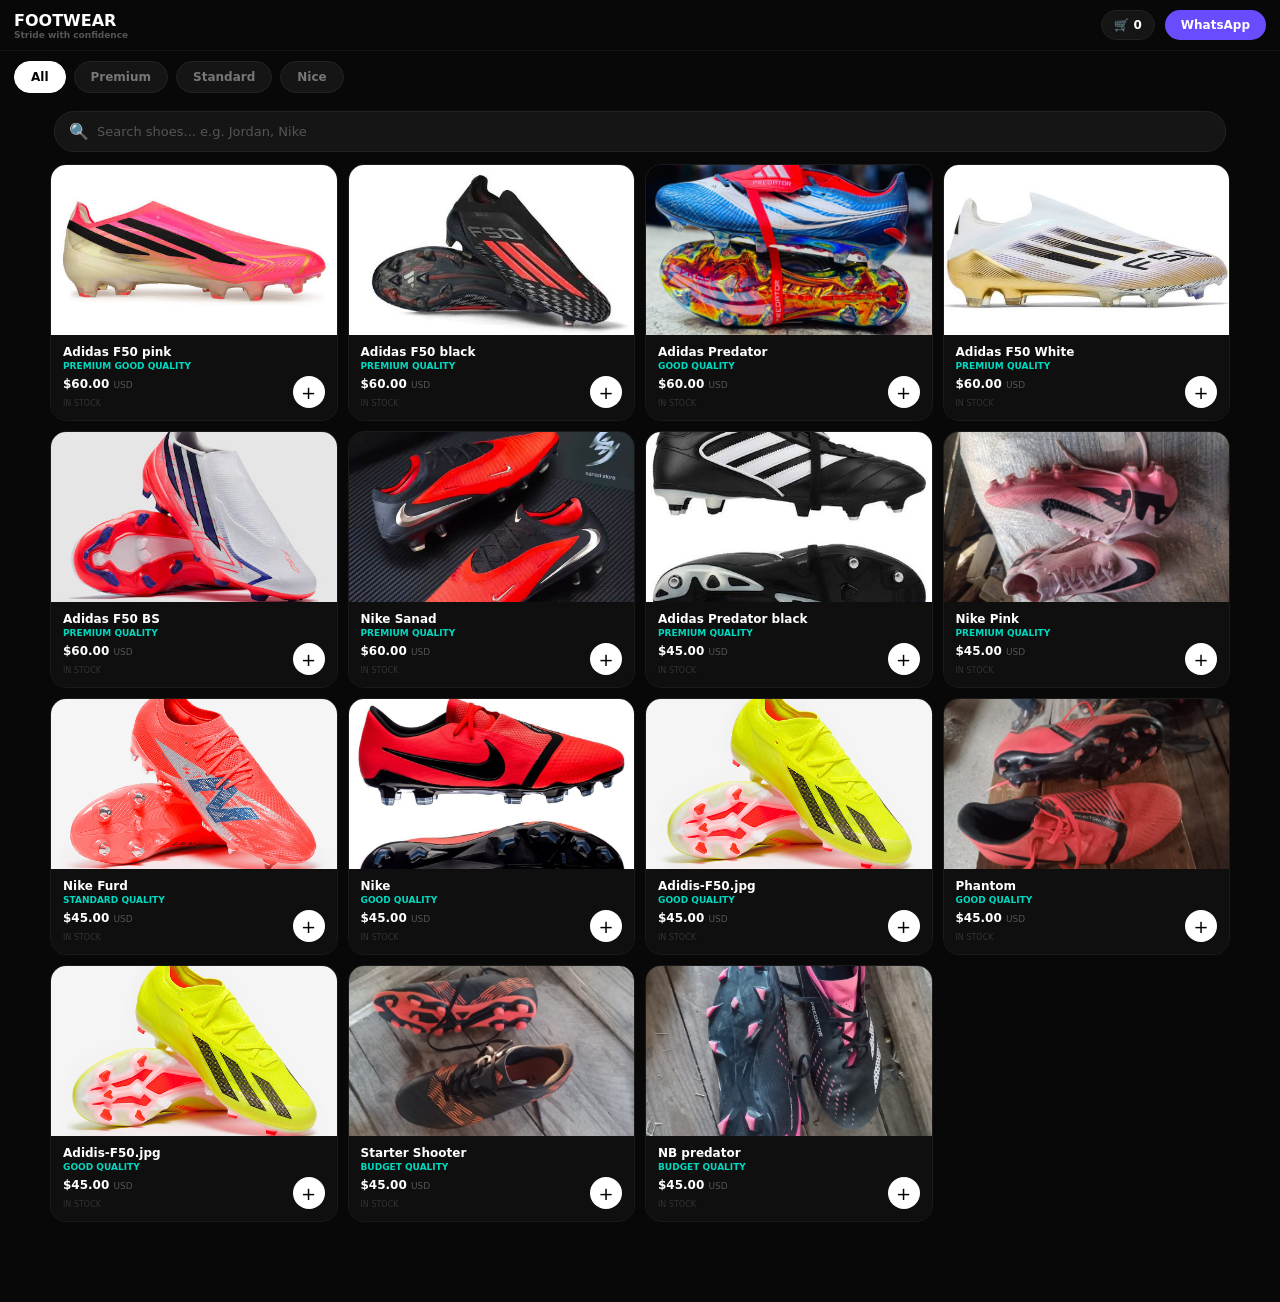
<file: index.html>
<!DOCTYPE html>
<html lang="en">
  <head>
    <meta charset="UTF-8" />
    <meta name="viewport" content="width=device-width, initial-scale=1" />
    <title> FOOTWEAR - All Shoes</title>
    <link rel="stylesheet" href="style.css" />
  </head>
  <body>
    <header>
      <div class="logo">
        FOOTWEAR
        <small>Stride with confidence</small>
      </div>
      <div class="header-right">
        <div class="cart-badge" onclick="Store.openCart()">
          🛒 <span id="cartCount">0</span>
        </div>
        <button class="whatsapp-btn" onclick="Store.openCart()">WhatsApp</button>
      </div>
    </header>

    <div class="tabs">
      <a href="index.html" class="tab active">All</a>
      <a href="premium.html" class="tab">Premium </a>
      <a href="standard.html" class="tab">Standard </a>
      <a href="budgeted.html" class="tab">Nice </a>
    </div>

    <div class="search-wrap">
      <div class="search-box">
        🔍
        <input
          id="searchInput"
          type="text"
          placeholder="Search shoes... e.g. Jordan, Nike"
          oninput="Store.search()"
        />
      </div>
    </div>

    <div class="page">
      <div class="grid" id="grid-all"></div>
    </div>

    <div id="cartOverlay" class="cart-overlay" onclick="Store.closeCart()"></div>

    <div id="cartDrawer" class="cart-drawer">
      <div class="cart-head">
        <h2>🛒 Your Order</h2>
        <span onclick="Store.closeCart()" style="cursor:pointer;">✕</span>
      </div>
      <div id="cartItems" class="cart-items"></div>
      <div class="cart-foot">
        <div class="total-row">
          <span>Total:</span>
          <span id="cartTotal">$0.00</span>
        </div>
        <button class="btn-order" onclick="Store.checkout()">Order via WhatsApp</button>
        <button class="btn-continue" onclick="Store.closeCart()">Continue Shopping</button>
      </div>
    </div>

    <script src="script.js"></script>
  </body>
</html>
</file>
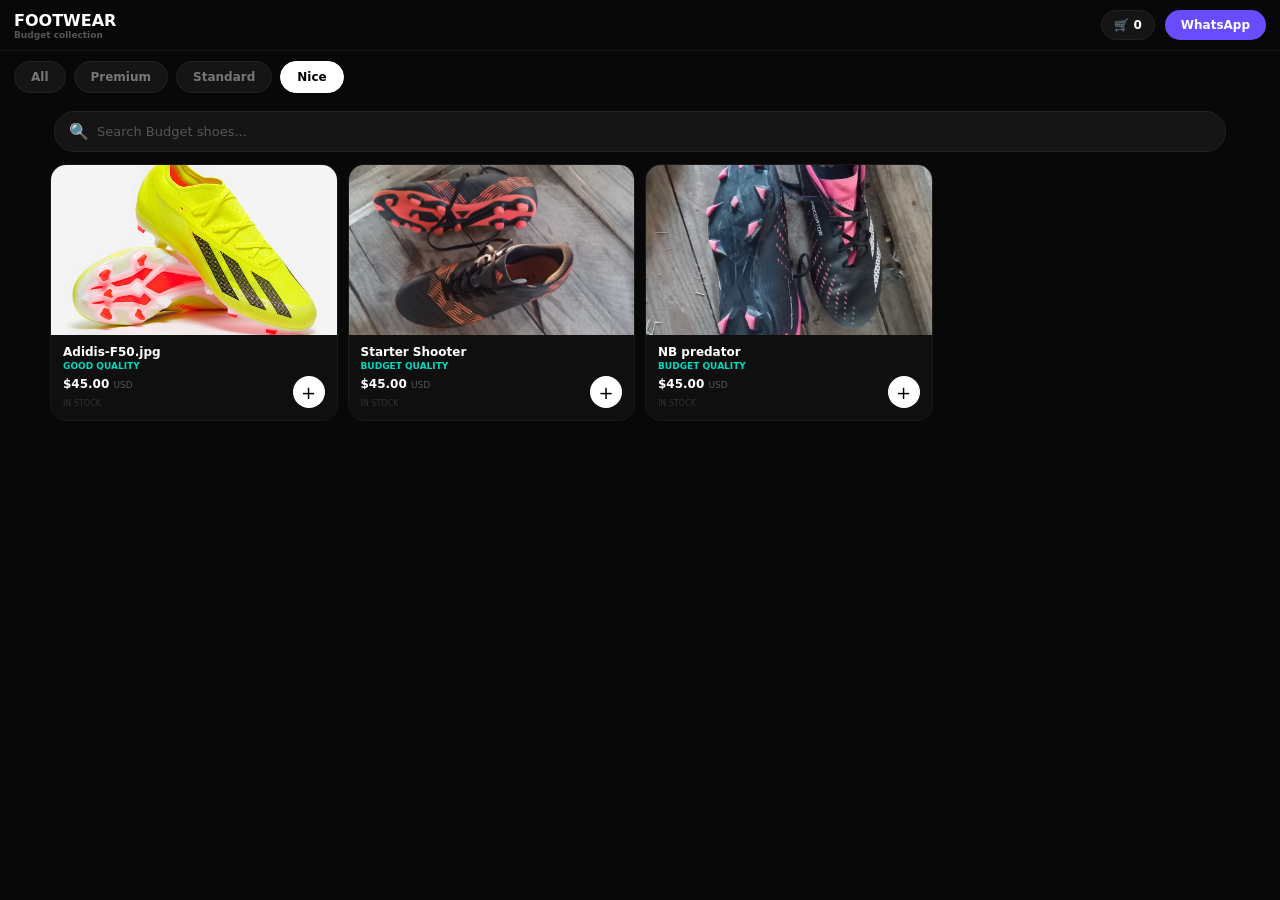
<file: budgeted.html>
<!DOCTYPE html>
<html lang="en">
  <head>
    <meta charset="UTF-8" />
    <meta name="viewport" content="width=device-width, initial-scale=1" />
    <title>Nice FOOTWEAR</title>
    <link rel="stylesheet" href="style.css" />
  </head>
  <body>
    <header>
      <div class="logo">
         FOOTWEAR
        <small>Budget collection</small>
      </div>
      <div class="header-right">
        <div class="cart-badge" onclick="Store.openCart()">
          🛒 <span id="cartCount">0</span>
        </div>
        <button class="whatsapp-btn" onclick="Store.openCart()">WhatsApp</button>
      </div>
    </header>

    <div class="tabs">
      <a href="index.html" class="tab">All</a>
      <a href="premium.html" class="tab">Premium </a>
      <a href="standard.html" class="tab">Standard </a>
      <a href="budgeted.html" class="tab active">Nice</a>
    </div>

    <div class="search-wrap">
      <div class="search-box">
        🔍
        <input
          id="searchInput"
          type="text"
          placeholder="Search Budget shoes..."
          oninput="Store.search()"
        />
      </div>
    </div>

    <div class="page">
      <div class="grid" id="grid-budget"></div>
    </div>

    <div id="cartOverlay" class="cart-overlay" onclick="Store.closeCart()"></div>

    <div id="cartDrawer" class="cart-drawer">
      <div class="cart-head">
        <h2>🛒 Your Order</h2>
        <span onclick="Store.closeCart()" style="cursor:pointer;">✕</span>
      </div>
      <div id="cartItems" class="cart-items"></div>
      <div class="cart-foot">
        <div class="total-row">
          <span>Total:</span>
          <span id="cartTotal">$0.00</span>
        </div>
        <button class="btn-order" onclick="Store.checkout()">Order via WhatsApp</button>
        <button class="btn-continue" onclick="Store.closeCart()">Continue Shopping</button>
      </div>
    </div>

    <script src="script.js"></script>
  </body>
</html>
</file>
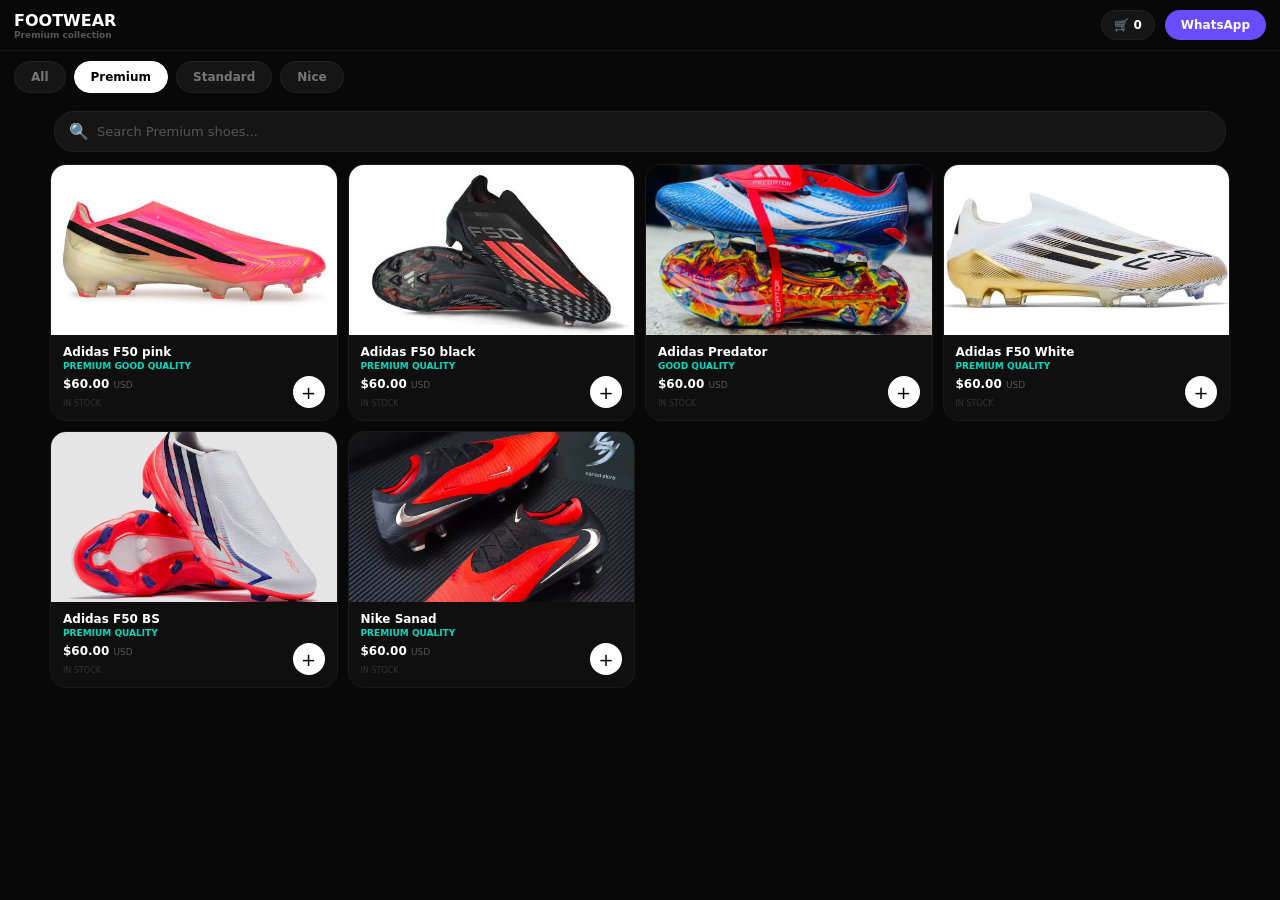
<file: premium.html>
<!DOCTYPE html>
<html lang="en">
  <head>
    <meta charset="UTF-8" />
    <meta name="viewport" content="width=device-width, initial-scale=1" />
    <title>Premium FOOTWEAR</title>
    <link rel="stylesheet" href="style.css" />
  </head>
  <body>
    <header>
      <div class="logo">
        FOOTWEAR
        <small>Premium collection</small>
      </div>
      <div class="header-right">
        <div class="cart-badge" onclick="Store.openCart()">
          🛒 <span id="cartCount">0</span>
        </div>
        <button class="whatsapp-btn" onclick="Store.openCart()">WhatsApp</button>
      </div>
    </header>

    <div class="tabs">
      <a href="index.html" class="tab">All</a>
      <a href="premium.html" class="tab active">Premium </a>
      <a href="standard.html" class="tab">Standard </a>
      <a href="budgeted.html" class="tab">Nice</a>
    </div>

    <div class="search-wrap">
      <div class="search-box">
        🔍
        <input
          id="searchInput"
          type="text"
          placeholder="Search Premium shoes..."
          oninput="Store.search()"
        />
      </div>
    </div>

    <div class="page">
      <div class="grid" id="grid-premium"></div>
    </div>

    <div id="cartOverlay" class="cart-overlay" onclick="Store.closeCart()"></div>

    <div id="cartDrawer" class="cart-drawer">
      <div class="cart-head">
        <h2>🛒 Your Order</h2>
        <span onclick="Store.closeCart()" style="cursor:pointer;">✕</span>
      </div>
      <div id="cartItems" class="cart-items"></div>
      <div class="cart-foot">
        <div class="total-row">
          <span>Total:</span>
          <span id="cartTotal">$0.00</span>
        </div>
        <button class="btn-order" onclick="Store.checkout()">Order via WhatsApp</button>
        <button class="btn-continue" onclick="Store.closeCart()">Continue Shopping</button>
      </div>
    </div>

    <script src="script.js"></script>
  </body>
</html>
</file>
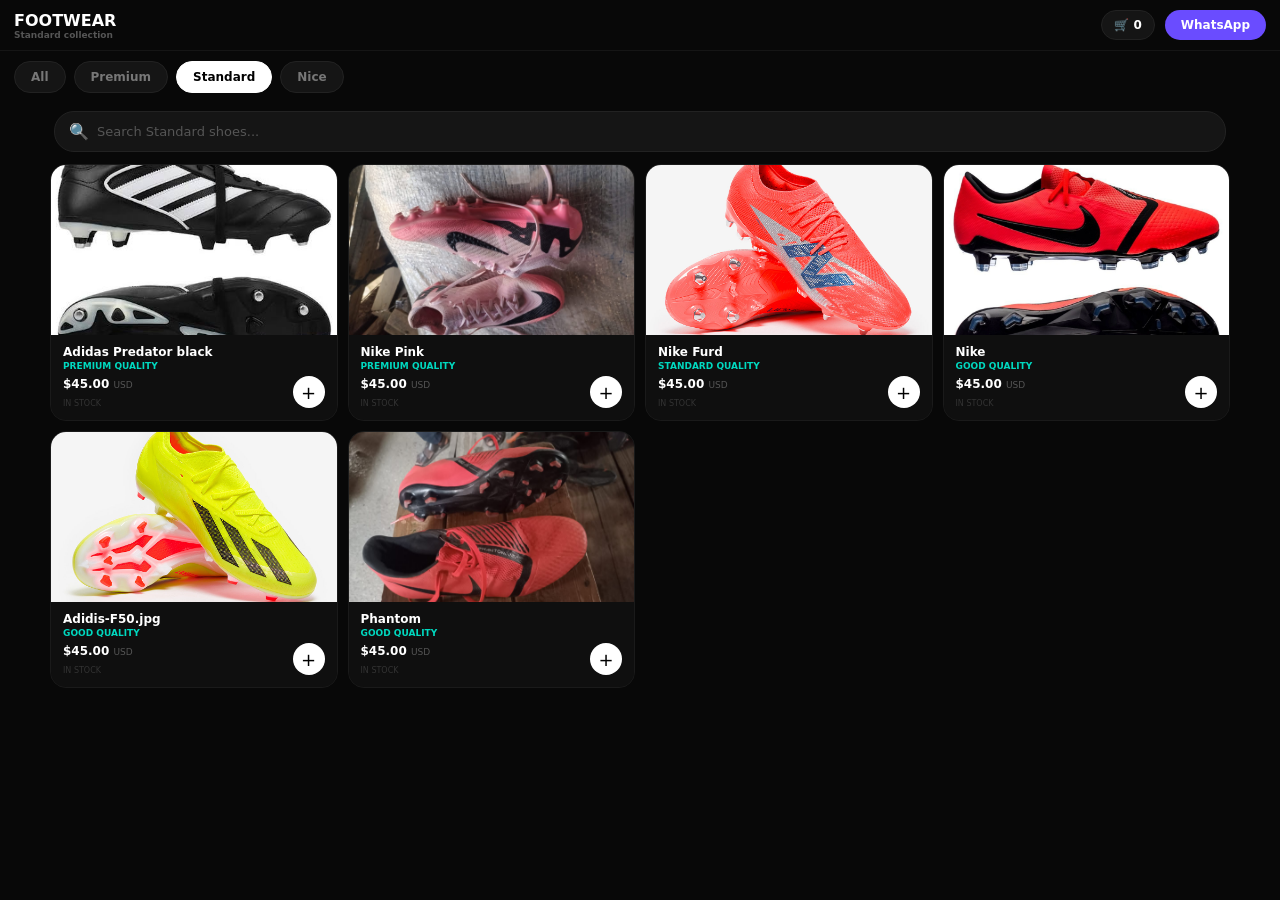
<file: standard.html>
<!DOCTYPE html>
<html lang="en">
  <head>
    <meta charset="UTF-8" />
    <meta name="viewport" content="width=device-width, initial-scale=1" />
    <title>Standard  - FOOTWEAR</title>
    <link rel="stylesheet" href="style.css" />
  </head>
  <body>
    <header>
      <div class="logo">
         FOOTWEAR
        <small>Standard collection</small>
      </div>
      <div class="header-right">
        <div class="cart-badge" onclick="Store.openCart()">
          🛒 <span id="cartCount">0</span>
        </div>
        <button class="whatsapp-btn" onclick="Store.openCart()">WhatsApp</button>
      </div>
    </header>

    <div class="tabs">
      <a href="index.html" class="tab">All</a>
      <a href="premium.html" class="tab">Premium </a>
      <a href="standard.html" class="tab active">Standard </a>
      <a href="budgeted.html" class="tab">Nice</a>
    </div>

    <div class="search-wrap">
      <div class="search-box">
        🔍
        <input
          id="searchInput"
          type="text"
          placeholder="Search Standard shoes..."
          oninput="Store.search()"
        />
      </div>
    </div>

    <div class="page">
      <div class="grid" id="grid-standard"></div>
    </div>

    <div id="cartOverlay" class="cart-overlay" onclick="Store.closeCart()"></div>

    <div id="cartDrawer" class="cart-drawer">
      <div class="cart-head">
        <h2>🛒 Your Order</h2>
        <span onclick="Store.closeCart()" style="cursor:pointer;">✕</span>
      </div>
      <div id="cartItems" class="cart-items"></div>
      <div class="cart-foot">
        <div class="total-row">
          <span>Total:</span>
          <span id="cartTotal">$0.00</span>
        </div>
        <button class="btn-order" onclick="Store.checkout()">Order via WhatsApp</button>
        <button class="btn-continue" onclick="Store.closeCart()">Continue Shopping</button>
      </div>
    </div>

    <script src="script.js"></script>
  </body>
</html>
</file>
<file: style.css>
* {
  box-sizing: border-box;
  margin: 0;
  padding: 0;
  font-family: Inter, system-ui, sans-serif;
}

body {
  background: #080808;
  color: #fff;
  overflow-x: hidden;
}

header {
  background: #080808;
  padding: 10px 14px;
  display: flex;
  justify-content: space-between;
  align-items: center;
  position: sticky;
  top: 0;
  z-index: 100;
  border-bottom: 1px solid #151515;
}

.logo {
  font-weight: 900;
  font-size: 16px;
}

.logo small {
  display: block;
  font-size: 9px;
  color: #555;
}

.header-right {
  display: flex;
  gap: 10px;
  align-items: center;
}

.cart-badge {
  background: #151515;
  border: 1px solid #222;
  padding: 7px 12px;
  border-radius: 20px;
  font-size: 12px;
  font-weight: 700;
  cursor: pointer;
}

.whatsapp-btn {
  background: #6a4cff;
  color: #fff;
  padding: 8px 16px;
  border-radius: 20px;
  font-size: 12px;
  font-weight: 700;
  border: 0;
  cursor: pointer;
}

.tabs {
  display: flex;
  gap: 8px;
  padding: 10px 14px;
  overflow-x: auto;
  scrollbar-width: none;
}

.tabs::-webkit-scrollbar {
  display: none;
}

.tab {
  padding: 8px 16px;
  border-radius: 20px;
  background: #151515;
  border: 1px solid #222;
  color: #777;
  font-size: 12px;
  font-weight: 700;
  text-decoration: none;
  white-space: nowrap;
}

.tab.active {
  background: #fff;
  color: #000;
  border-color: #fff;
}

.search-wrap {
  padding: 8px 14px 12px;
  max-width: 1200px;
  margin: 0 auto;
}

.search-box {
  display: flex;
  align-items: center;
  background: #151515;
  border: 1px solid #222;
  border-radius: 20px;
  padding: 10px 14px;
  gap: 8px;
}

.search-box input {
  flex: 1;
  background: transparent;
  border: 0;
  outline: 0;
  color: #fff;
  font-size: 13px;
}

.search-box input::placeholder {
  color: #555;
}

.page {
  max-width: 1200px;
  margin: 0 auto;
  padding: 0 10px 80px;
}

.grid {
  display: grid;
  grid-template-columns: repeat(2, 1fr);
  gap: 10px;
}

@media (min-width: 768px) {
  .grid {
    grid-template-columns: repeat(4, 1fr);
  }
}

.card {
  background: #111;
  border: 1px solid #1a1a1a;
  border-radius: 16px;
  overflow: hidden;
}

.card-img {
  width: 100%;
  height: 170px;
  object-fit: cover;
  background: #151515;
  display: block;
}

.card-info {
  padding: 10px 12px 12px;
  background: #0f0f0f;
  position: relative;
}

.card-name {
  font-size: 12px;
  font-weight: 700;
}

.card-quality {
  font-size: 9px;
  font-weight: 700;
  color: #00d9c0;
  margin-top: 2px;
  text-transform: uppercase;
}

.card-price {
  font-size: 12px;
  font-weight: 800;
  margin-top: 6px;
}

.card-price span {
  font-size: 9px;
  font-weight: 400;
  color: #555;
}

.card-stock {
  font-size: 8px;
  color: #333;
  margin-top: 8px;
  text-transform: uppercase;
}

.btn-add {
  position: absolute;
  right: 12px;
  bottom: 12px;
  width: 32px;
  height: 32px;
  border-radius: 50%;
  background: #fff;
  border: 0;
  color: #000;
  font-size: 18px;
  font-weight: 300;
  cursor: pointer;
  display: flex;
  align-items: center;
  justify-content: center;
}

.cart-overlay {
  position: fixed;
  inset: 0;
  background: rgba(0, 0, 0, 0.7);
  z-index: 200;
  display: none;
}

.cart-overlay.open {
  display: block;
}

.cart-drawer {
  position: fixed;
  left: 0;
  right: 0;
  bottom: -100%;
  background: #1e1e1e;
  border-radius: 20px 20px 0 0;
  z-index: 201;
  transition: 0.35s ease;
  max-height: 85vh;
  display: flex;
  flex-direction: column;
  border-top: 1px solid #2a2a2a;
}

.cart-drawer.open {
  bottom: 0;
}

@media (min-width: 768px) {
  .cart-drawer {
    left: auto;
    width: 400px;
    top: 0;
    bottom: 0;
    right: -100%;
    border-radius: 0;
    max-height: 100vh;
  }

  .cart-drawer.open {
    right: 0;
    bottom: 0;
  }
}

.cart-head {
  padding: 18px 16px;
  display: flex;
  justify-content: space-between;
  align-items: center;
  border-bottom: 1px solid #2a2a2a;
}

.cart-head h2 {
  font-size: 15px;
  font-weight: 700;
}

.cart-items {
  flex: 1;
  overflow-y: auto;
  padding: 0 16px;
}

.cart-row {
  display: flex;
  justify-content: space-between;
  align-items: center;
  padding: 16px 0;
  border-bottom: 1px solid #2a2a2a;
}

.cart-row:last-child {
  border: 0;
}

.cart-left {
  flex: 1;
}

.cart-name {
  font-size: 13px;
  font-weight: 700;
  color: #fff;
}

.cart-each {
  font-size: 11px;
  color: #777;
  margin-top: 2px;
}

.cart-middle {
  display: flex;
  align-items: center;
  gap: 8px;
}

.qty-pill {
  display: flex;
  align-items: center;
  background: #2a2a2a;
  border-radius: 20px;
  padding: 4px;
  gap: 2px;
  border: 1px solid #333;
}

.q-btn {
  width: 28px;
  height: 28px;
  border-radius: 50%;
  background: #1e1e1e;
  border: 0;
  color: #fff;
  font-size: 16px;
  font-weight: 700;
  cursor: pointer;
  display: flex;
  align-items: center;
  justify-content: center;
}

.q-num {
  font-size: 13px;
  font-weight: 700;
  min-width: 20px;
  text-align: center;
  color: #fff;
}

.btn-remove {
  width: 32px;
  height: 32px;
  border-radius: 50%;
  background: #ff2d2d;
  border: 0;
  color: #fff;
  font-size: 14px;
  font-weight: 700;
  cursor: pointer;
  display: flex;
  align-items: center;
  justify-content: center;
}

.cart-price {
  font-size: 13px;
  font-weight: 700;
  color: #fff;
  min-width: 55px;
  text-align: right;
  margin-left: 10px;
}

.cart-foot {
  padding: 16px;
  border-top: 1px solid #2a2a2a;
  background: #1e1e1e;
}

.total-row {
  display: flex;
  justify-content: space-between;
  font-weight: 800;
  font-size: 14px;
  margin-bottom: 16px;
}

.btn-order {
  width: 100%;
  background: #22c55e;
  color: #fff;
  padding: 14px;
  border-radius: 12px;
  border: 0;
  font-weight: 800;
  font-size: 14px;
  cursor: pointer;
}

.btn-continue {
  width: 100%;
  background: #2a2a2a;
  color: #fff;
  padding: 12px;
  border-radius: 12px;
  border: 1px solid #333;
  margin-top: 10px;
  font-weight: 600;
  cursor: pointer;
}
</file>
